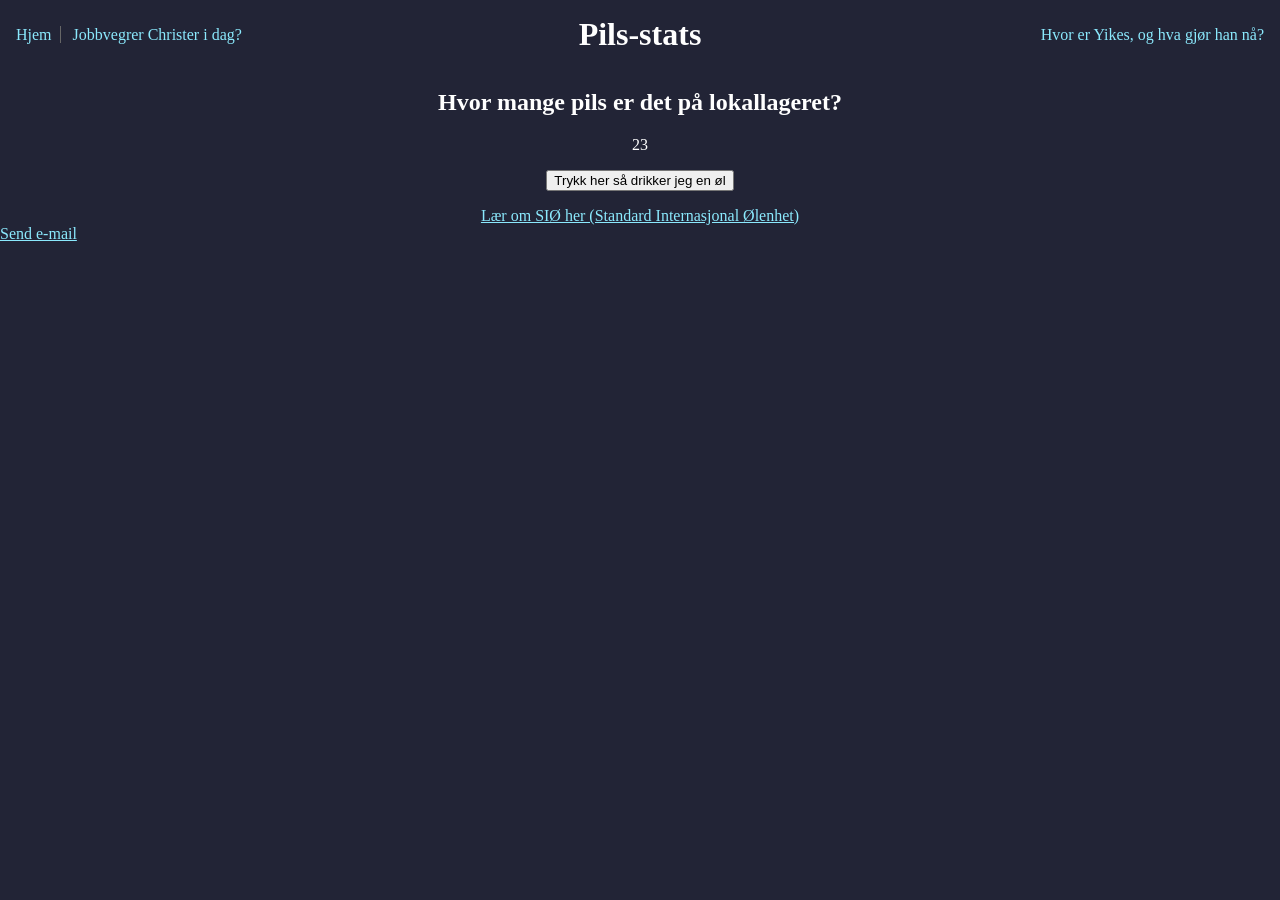
<file: index.html>
<!DOCTYPE html>
<html lang="en">
<head>
    <meta charset="UTF-8">
    <meta name="viewport" content="width=device-width, initial-scale=1.0">
    <meta name="description" content="">
    <meta name="author" content="">
    <title>Yikes</title>

    <link rel="icon" href="favicon.ico">
    <link rel="stylesheet" href="style.css">
</head>
<body>

    <header>
      <div class="left-nav">
        <a href="index.html">Hjem</a>
        <a href="chris_working.html">Jobbvegrer Christer i dag?</a>
      </div>

      <h1>Pils-stats</h1>

      <a href="where-is.html" class="location-link"> Hvor er Yikes, og hva gjør han nå?</a>
    </header>

    <main>
        <h2>Hvor mange pils er det på lokallageret?</h2>
        <p id="beerNumber"></p>
        <p id="beerWarning"></p>

        <button type="button" id="beerButton">Trykk her så drikker jeg en øl</button>
        <a href="sbu.html" class="sbu-link">Lær om SIØ her (Standard Internasjonal Ølenhet)</a>
    </main>

    <footer>
      <a href="mailto:post@yikes.no">Send e-mail</a>
    </footer>

    <script src="script.js"></script>
</body>
</html>
</file>
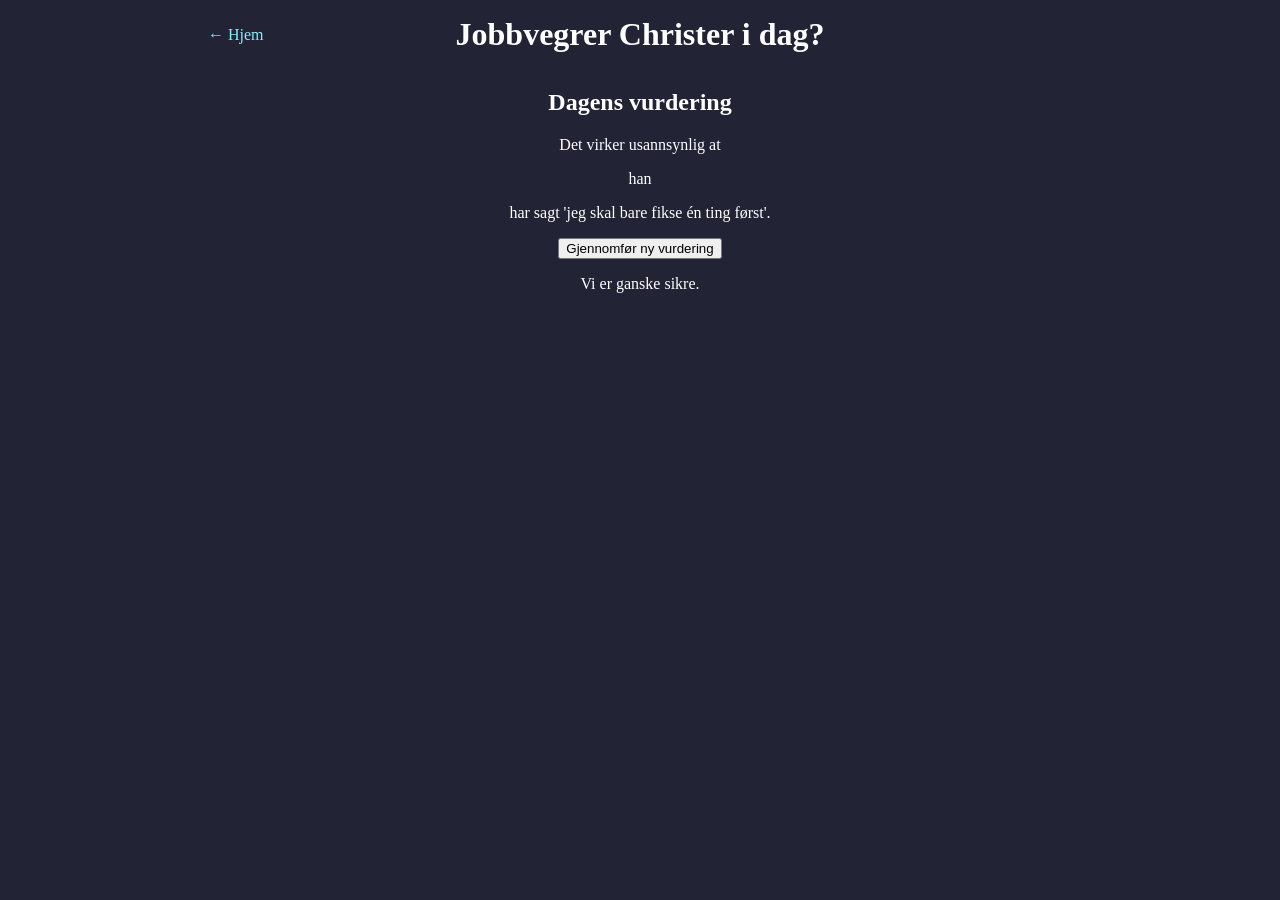
<file: chris_working.html>
<!DOCTYPE html>
<html lang="no">
<head>
    <meta charset="UTF-8">
    <meta name="viewport" content="width=device-width, initial-scale=1.0">
    <title>Jobbvegrer Christer?</title>

    <link rel="stylesheet" href="style.css">
</head>
<body class="where-is-page">

    <header>
        <a href="index.html" class="home-button">← Hjem</a>

        <h1>Jobbvegrer Christer i dag?</h1>
    </header>

    <main>
        <h2>Dagens vurdering</h2>

        <p id="verdicts"></p>

        <p>han</p>

        <p id="evidence"></p>

        <button type="button" id="refreshButton">
            Gjennomfør ny vurdering
        </button>
    </main>

    <footer>
        <p id="confidence"></p>
    </footer>
    <script src="chris_data.js"></script>
    <script src="chris_working.js"></script>
</body>
</html>
</file>
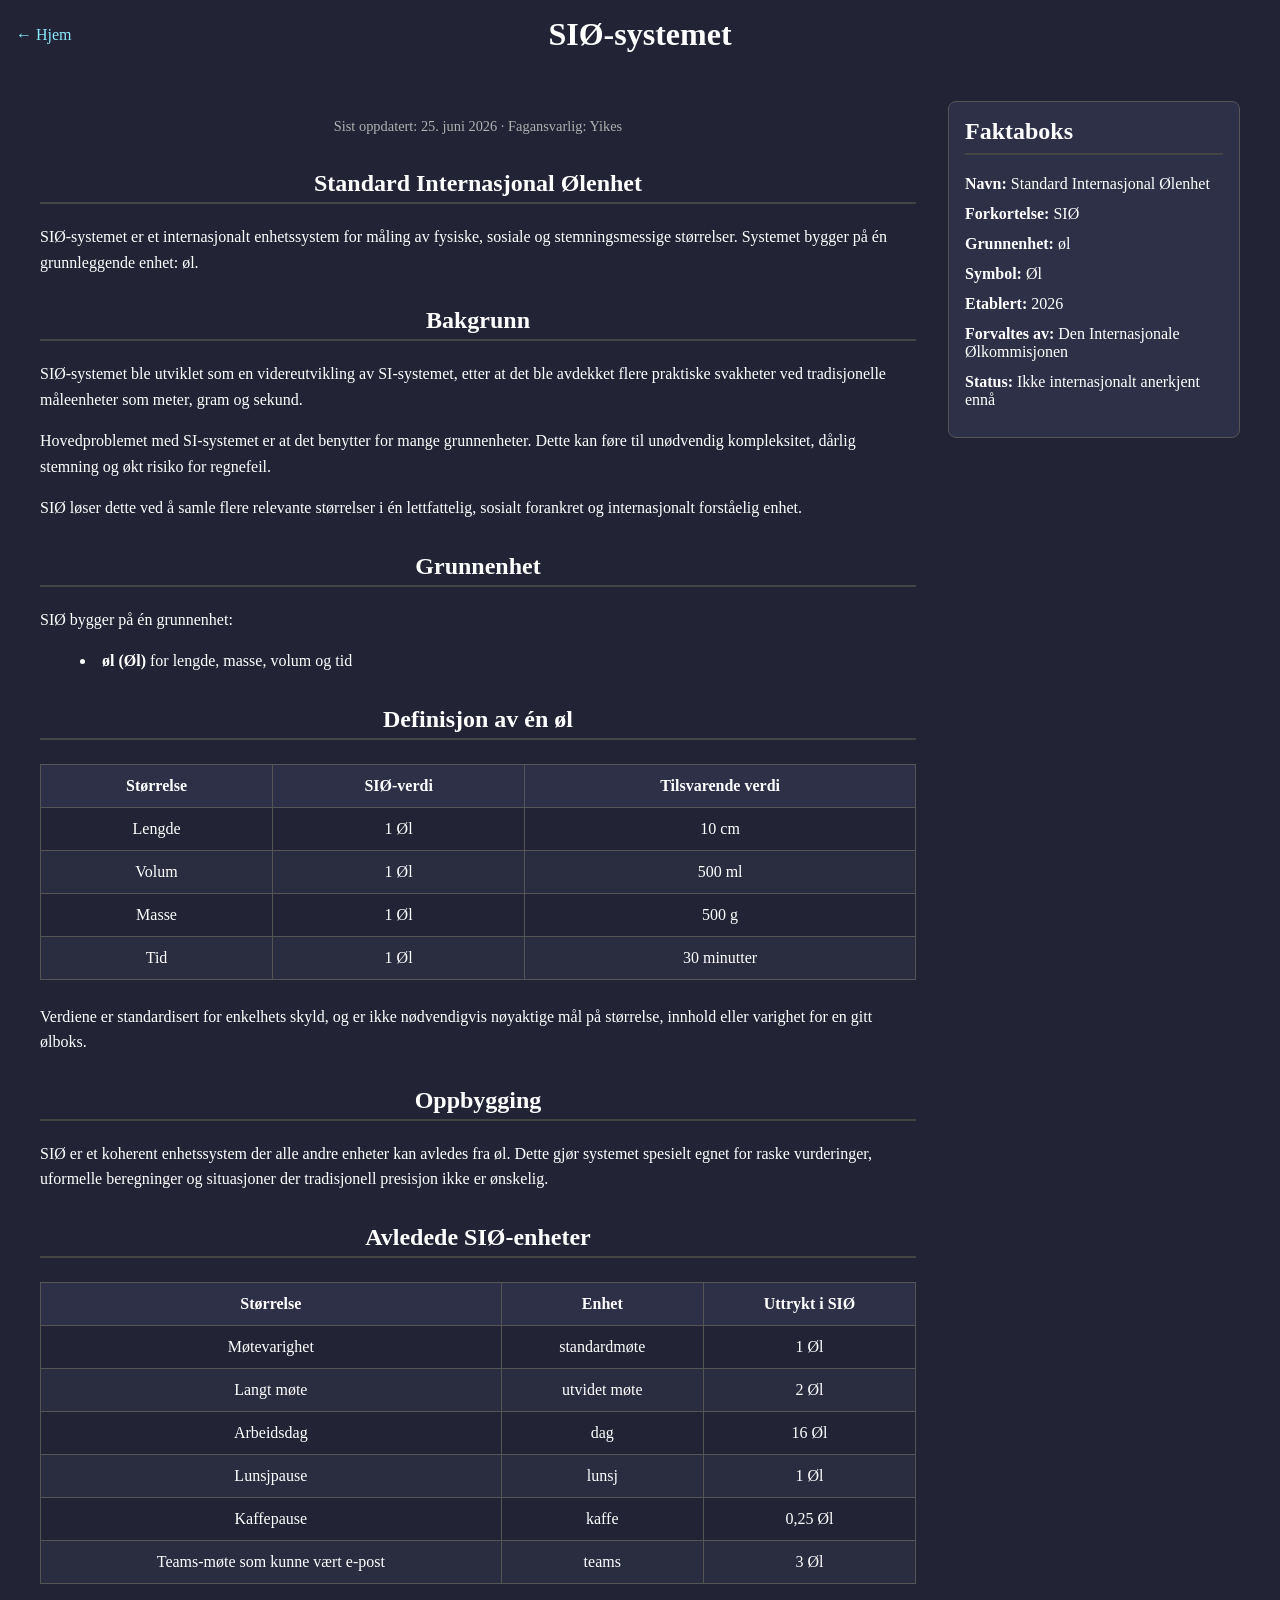
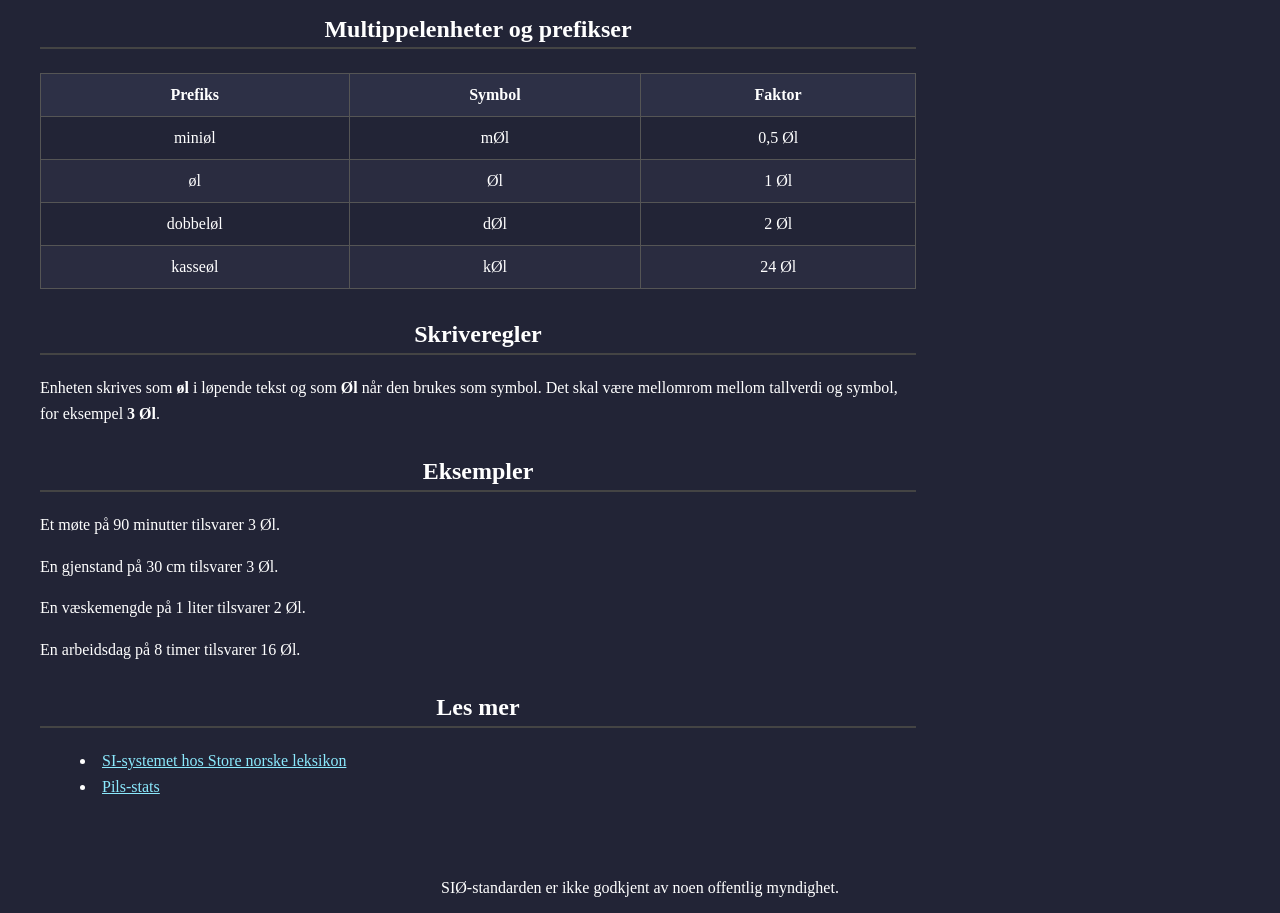
<file: sbu.html>
<!DOCTYPE html>
<html lang="no">
<head>
    <meta charset="UTF-8">
    <meta name="viewport" content="width=device-width, initial-scale=1.0">
    <title>SIØ-systemet</title>

    <link rel="stylesheet" href="style.css">
</head>
<body class="sbu-page">

    <header>
        <a href="index.html" class="home-button">← Hjem</a>

        <h1>SIØ-systemet</h1>
    </header>

    <main>
      <div class="article-layout">
        <article class="sbu-content">
            <p class="article-meta">
                Sist oppdatert: 25. juni 2026 · Fagansvarlig: Yikes
            </p>

            <h2>Standard Internasjonal Ølenhet</h2>

            <p>
                SIØ-systemet er et internasjonalt enhetssystem for måling av
                fysiske, sosiale og stemningsmessige størrelser. Systemet bygger
                på én grunnleggende enhet: øl.
            </p>

            <h2>Bakgrunn</h2>

            <p>
                SIØ-systemet ble utviklet som en videreutvikling av SI-systemet,
                etter at det ble avdekket flere praktiske svakheter ved
                tradisjonelle måleenheter som meter, gram og sekund.
            </p>

            <p>
                Hovedproblemet med SI-systemet er at det benytter for mange
                grunnenheter. Dette kan føre til unødvendig kompleksitet,
                dårlig stemning og økt risiko for regnefeil.
            </p>

            <p>
                SIØ løser dette ved å samle flere relevante størrelser i én
                lettfattelig, sosialt forankret og internasjonalt forståelig
                enhet.
            </p>

            <h2>Grunnenhet</h2>

            <p>
                SIØ bygger på én grunnenhet:
            </p>

            <ul>
                <li><strong>øl (Øl)</strong> for lengde, masse, volum og tid</li>
            </ul>

            <h2>Definisjon av én øl</h2>

            <table>
                <thead>
                    <tr>
                        <th>Størrelse</th>
                        <th>SIØ-verdi</th>
                        <th>Tilsvarende verdi</th>
                    </tr>
                </thead>
                <tbody>
                    <tr>
                        <td>Lengde</td>
                        <td>1 Øl</td>
                        <td>10 cm</td>
                    </tr>
                    <tr>
                        <td>Volum</td>
                        <td>1 Øl</td>
                        <td>500 ml</td>
                    </tr>
                    <tr>
                        <td>Masse</td>
                        <td>1 Øl</td>
                        <td>500 g</td>
                    </tr>
                    <tr>
                        <td>Tid</td>
                        <td>1 Øl</td>
                        <td>30 minutter</td>
                    </tr>
                </tbody>
            </table>

            <p>
                Verdiene er standardisert for enkelhets skyld, og er ikke
                nødvendigvis nøyaktige mål på størrelse, innhold eller varighet
                for en gitt ølboks.
            </p>

            <h2>Oppbygging</h2>

            <p>
                SIØ er et koherent enhetssystem der alle andre enheter kan
                avledes fra øl. Dette gjør systemet spesielt egnet for raske
                vurderinger, uformelle beregninger og situasjoner der
                tradisjonell presisjon ikke er ønskelig.
            </p>

            <h2>Avledede SIØ-enheter</h2>

            <table>
                <thead>
                    <tr>
                        <th>Størrelse</th>
                        <th>Enhet</th>
                        <th>Uttrykt i SIØ</th>
                    </tr>
                </thead>
                <tbody>
                    <tr>
                        <td>Møtevarighet</td>
                        <td>standardmøte</td>
                        <td>1 Øl</td>
                    </tr>
                    <tr>
                        <td>Langt møte</td>
                        <td>utvidet møte</td>
                        <td>2 Øl</td>
                    </tr>
                    <tr>
                        <td>Arbeidsdag</td>
                        <td>dag</td>
                        <td>16 Øl</td>
                    </tr>
                    <tr>
                        <td>Lunsjpause</td>
                        <td>lunsj</td>
                        <td>1 Øl</td>
                    </tr>
                    <tr>
                        <td>Kaffepause</td>
                        <td>kaffe</td>
                        <td>0,25 Øl</td>
                    </tr>
                    <tr>
                        <td>Teams-møte som kunne vært e-post</td>
                        <td>teams</td>
                        <td>3 Øl</td>
                    </tr>
                </tbody>
            </table>

            <h2>Multippelenheter og prefikser</h2>

            <table>
                <thead>
                    <tr>
                        <th>Prefiks</th>
                        <th>Symbol</th>
                        <th>Faktor</th>
                    </tr>
                </thead>
                <tbody>
                    <tr>
                        <td>miniøl</td>
                        <td>mØl</td>
                        <td>0,5 Øl</td>
                    </tr>
                    <tr>
                        <td>øl</td>
                        <td>Øl</td>
                        <td>1 Øl</td>
                    </tr>
                    <tr>
                        <td>dobbeløl</td>
                        <td>dØl</td>
                        <td>2 Øl</td>
                    </tr>
                    <tr>
                        <td>kasseøl</td>
                        <td>kØl</td>
                        <td>24 Øl</td>
                    </tr>
                </tbody>
            </table>

            <h2>Skriveregler</h2>

            <p>
                Enheten skrives som <strong>øl</strong> i løpende tekst og som
                <strong>Øl</strong> når den brukes som symbol. Det skal være
                mellomrom mellom tallverdi og symbol, for eksempel
                <strong>3 Øl</strong>.
            </p>

            <h2>Eksempler</h2>

            <p>Et møte på 90 minutter tilsvarer 3 Øl.</p>
            <p>En gjenstand på 30 cm tilsvarer 3 Øl.</p>
            <p>En væskemengde på 1 liter tilsvarer 2 Øl.</p>
            <p>En arbeidsdag på 8 timer tilsvarer 16 Øl.</p>

            <h2>Les mer</h2>

            <ul>
                <li><a href="https://snl.no/SI-systemet">SI-systemet hos Store norske leksikon</a></li>
                <li><a href="index.html">Pils-stats</a></li>
            </ul>
        </article>

        <aside class="fact-box">
            <h2>Faktaboks</h2>

            <p><strong>Navn:</strong> Standard Internasjonal Ølenhet</p>
            <p><strong>Forkortelse:</strong> SIØ</p>
            <p><strong>Grunnenhet:</strong> øl</p>
            <p><strong>Symbol:</strong> Øl</p>
            <p><strong>Etablert:</strong> 2026</p>
            <p><strong>Forvaltes av:</strong> Den Internasjonale Ølkommisjonen</p>
            <p><strong>Status:</strong> Ikke internasjonalt anerkjent ennå</p>
        </aside>
      </div>
    </main>

    <footer>
        <p>SIØ-standarden er ikke godkjent av noen offentlig myndighet.</p>
    </footer>

</body>
</html>
</file>
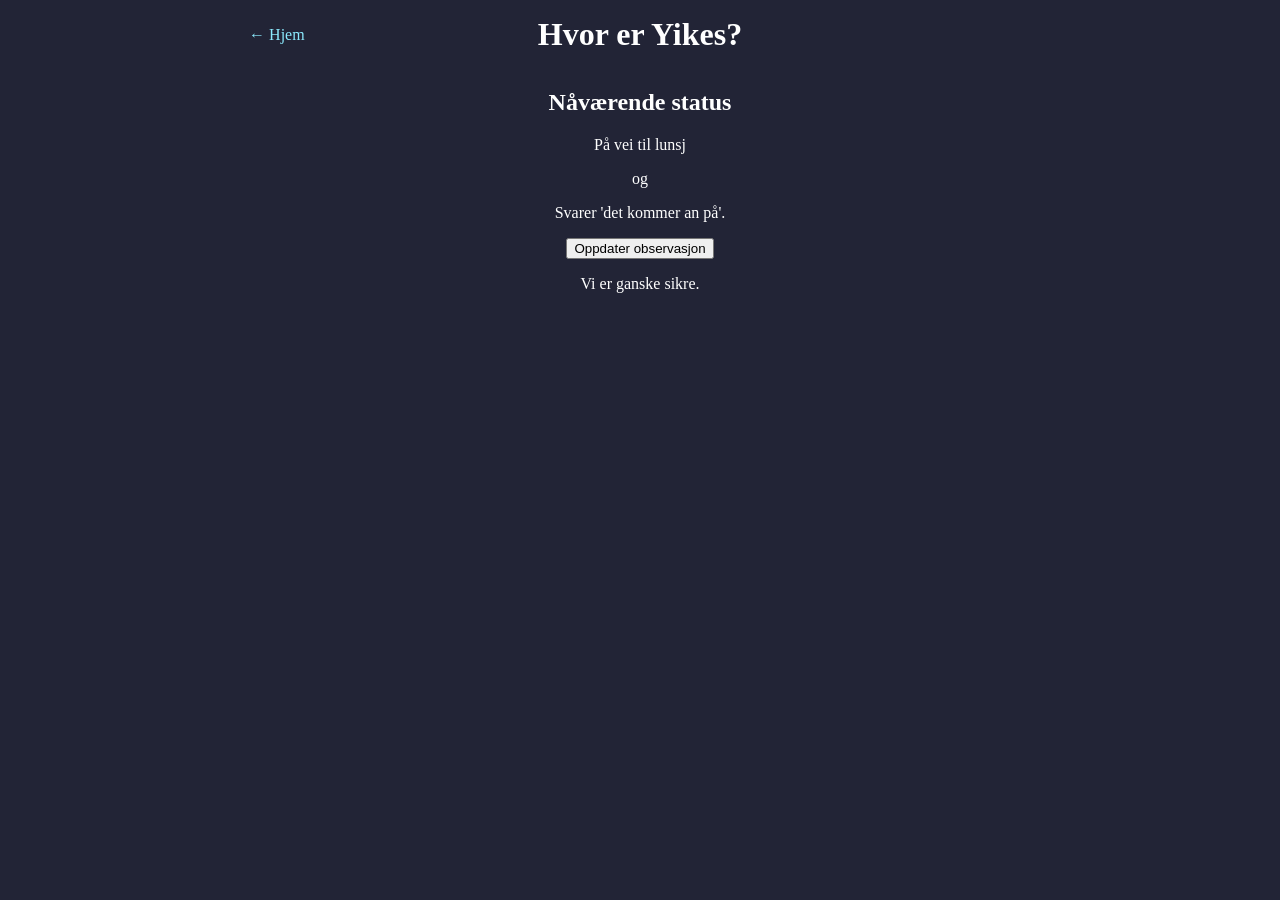
<file: where-is.html>
<!DOCTYPE html>
<html lang="no">
<head>
    <meta charset="UTF-8">
    <meta name="viewport" content="width=device-width, initial-scale=1.0">
    <title>Hvor er Yikes?</title>

    <link rel="stylesheet" href="style.css">
</head>
<body class="where-is-page">

    <header>
        <a href="index.html" class="home-button">← Hjem</a>

        <h1>Hvor er Yikes?</h1>
    </header>

    <main>
        <h2>Nåværende status</h2>

        <p id="locations"></p>

        <p>og</p>

        <p id="activities"></p>

        <button type="button" id="refreshButton">Oppdater observasjon</button>
    </main>

    <footer>
        <p id="confidence"></p>

    </footer>
    <script src="yikes_data.js"></script>
    <script src="where-is.js"></script>
</body>
</html>
</file>
<file: style.css>
header {
  display: grid;
  grid-template-columns: 1fr auto 1fr;
  align-items: center;
  padding: 1rem;
}

.left-nav {
  justify-self: start;
}

.left-nav a:first-child {
  padding-right: 0.5rem;
  border-right: 1px solid #666;
}

.left-nav a:last-child {
  padding-left: 0.5rem;
}

.location-link {
  justify-self: end;
}

.sbu-link {
  display: block;
  text-align: center;
  margin-top: 1rem;
}

header h1 {
  justify-self: center;
  margin: 0;
}

body {
  margin: 0;
  background-color: #222436;
  color: white;
}

h2 {
  text-align: center;
}

#beerNumber {
  text-align: center;
}

#beerWarning {
  text-align: center;
}

button {
  display: block;
  margin: 0 auto;
}

a {
  color: #8be9fd;
  text-decoration: underline;
}

a:visited {
  color: #8be9fd;
}

a:hover {
  color: white;
}

header a {
  text-decoration: none;
}

header a:hover {
  text-decoration: underline;
}

.where-is-page {
  text-align: center;
}

/* ---------- SIØ-siden ---------- */

.sbu-page main {
  max-width: 1200px;
  margin: 0 auto;
  padding: 2rem;
}

.article-layout {
  display: grid;
  grid-template-columns: 3fr 1fr;
  gap: 2rem;
  align-items: start;
}

.sbu-content {
  text-align: left;
}

.sbu-content h2 {
  text-align: center;
  margin-top: 2rem;
  border-bottom: 2px solid #444;
  padding-bottom: 0.3rem;
}

.sbu-content p,
.sbu-content li {
  line-height: 1.6;
}

.sbu-content ul {
  list-style-position: inside;
}

.article-meta {
  text-align: center;
  color: #b0b0b0;
  font-size: 0.9rem;
}

.sbu-content table {
  width: 100%;
  border-collapse: collapse;
  margin: 1.5rem 0;
  text-align: center;
}

.sbu-content th,
.sbu-content td {
  border: 1px solid #555;
  padding: 0.75rem;
}

.sbu-content th {
  background-color: #2d3046;
}

.sbu-content tr:nth-child(even) {
  background-color: #2a2c40;
}

.fact-box {
  background-color: #2d3046;
  border: 1px solid #555;
  border-radius: 8px;
  padding: 1rem;
  height: fit-content;
  position: sticky;
  top: 2rem;
  text-align: left;
}

.fact-box h2 {
  margin-top: 0;
  border-bottom: 2px solid #444;
  padding-bottom: 0.5rem;
  text-align: left;
}

.fact-box p {
  margin: 0.75rem 0;
}

.sbu-page footer {
  text-align: center;
  margin-top: 2rem;
}

@media (max-width: 800px) {
  .article-layout {
    display: block;
  }

  .fact-box {
    margin-top: 2rem;
    position: static;
  }
}
</file>
